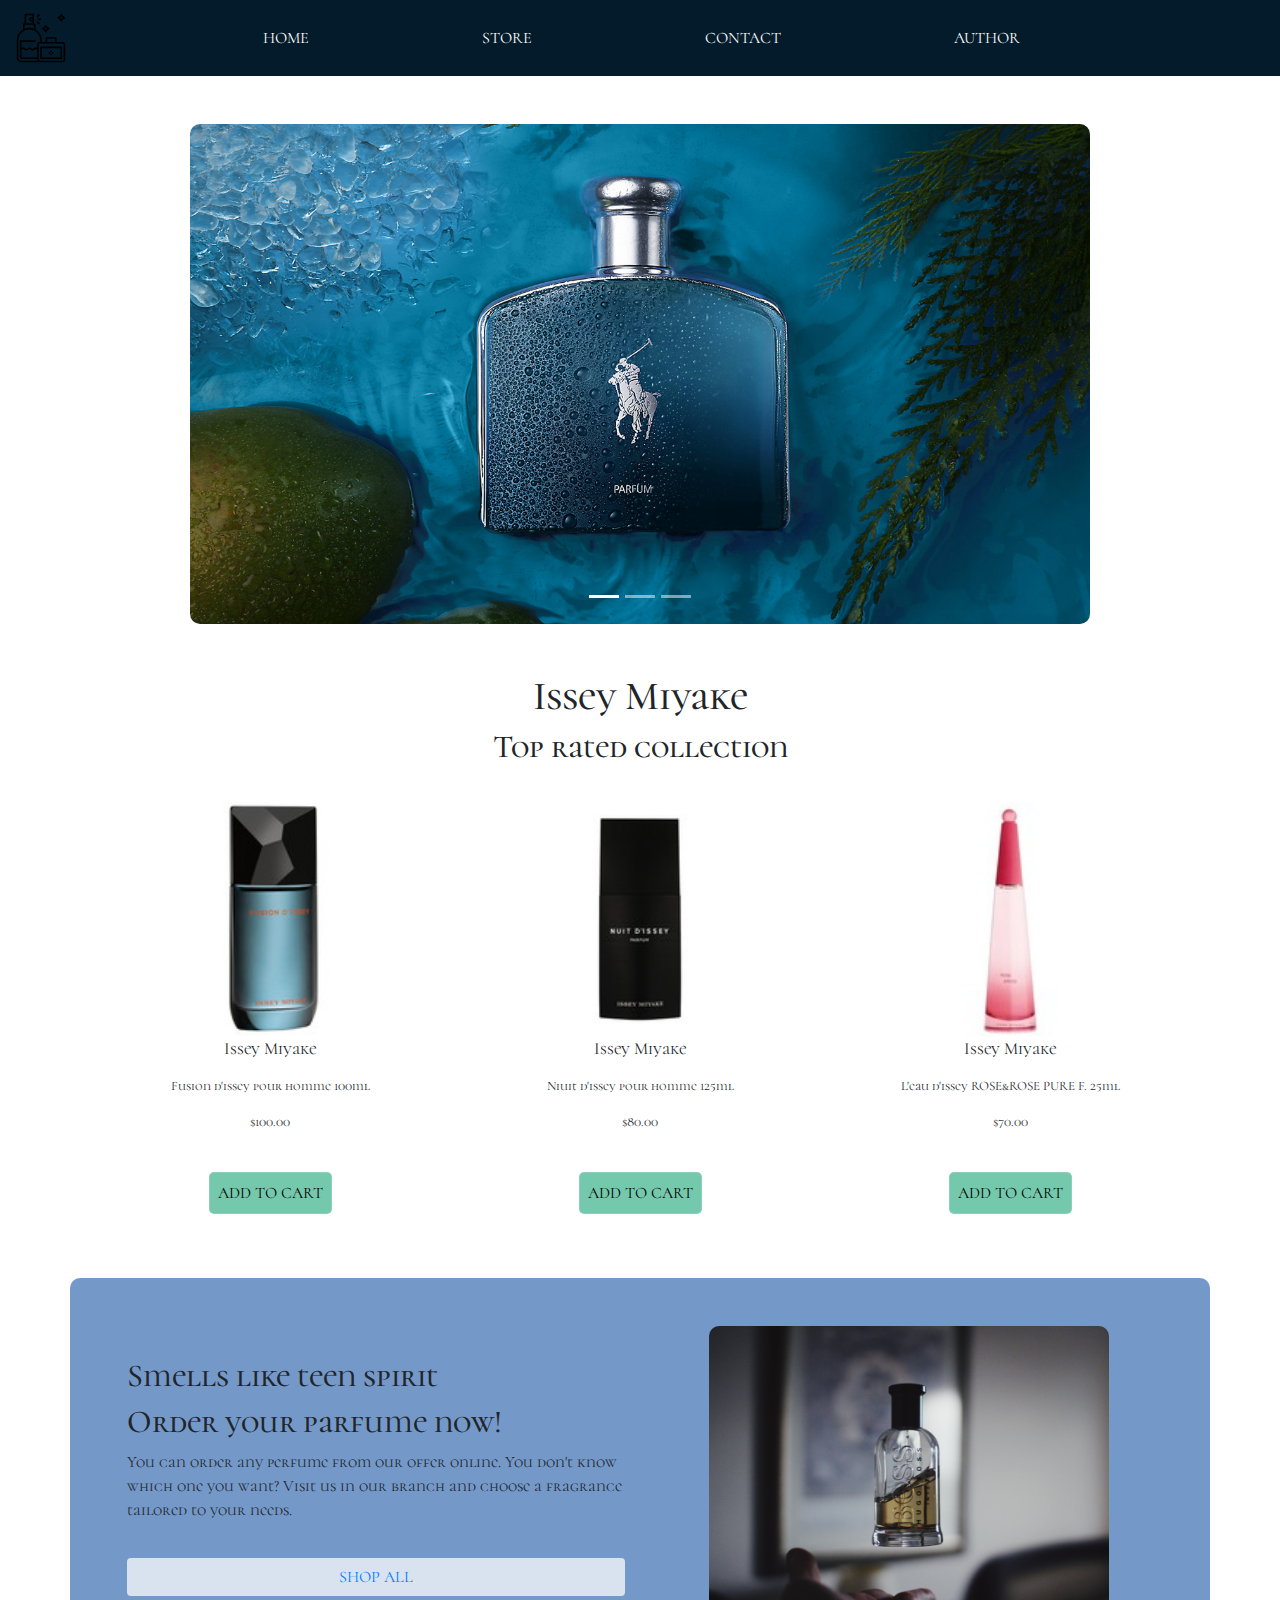
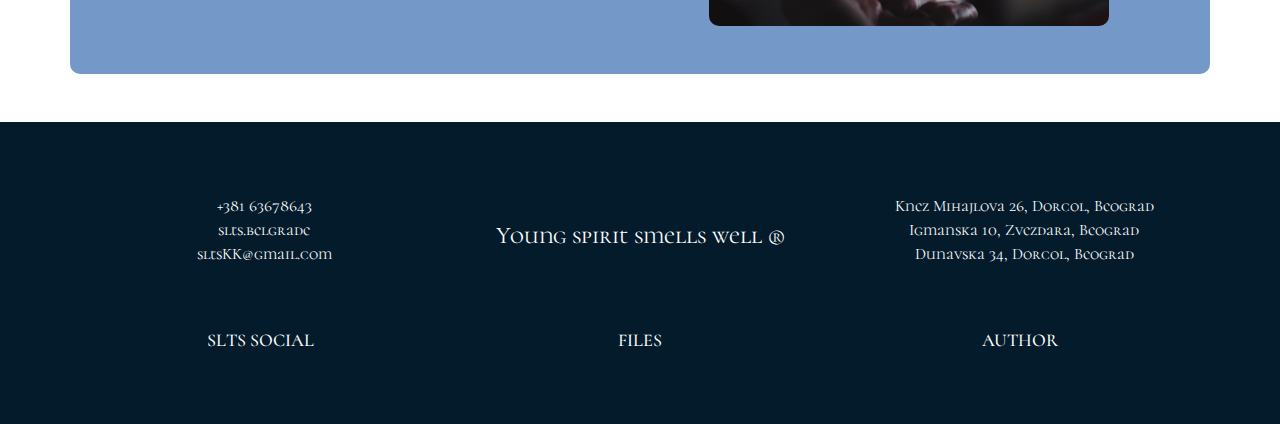
<file: SmellLikeTeenSpirit/index.html>
<!DOCTYPE html>
<html lang="en">
    <head>
        <meta charset="UTF-8">
        <meta name="viewport" content="width=device-width, initial-scale=1.0">
        <meta name="author" content="Nikola Dimitrijevic"/>
        <meta name="keywords" content="products, add to cart, perfumes, shop, perfumery, fragrance, original"/>
        <meta name="description" content="Hello! Want to smell like a teen spirit? Visit us and find the best perfumes, bath sets. We are here to make you happier!"/>
        <title>SLTS | Home</title>
        
        <link rel="stylesheet" href="https://use.fontawesome.com/releases/v5.8.2/css/all.css" integrity="sha384-oS3vJWv+0UjzBfQzYUhtDYW+Pj2yciDJxpsK1OYPAYjqT085Qq/1cq5FLXAZQ7Ay" crossorigin="anonymous"/>
        <link rel="icon" href="assets/images/logo.svg"/>        
    
        <!-- Bootstrap CSS -->
    
        <link rel="stylesheet" href="https://maxcdn.bootstrapcdn.com/bootstrap/4.0.0/css/bootstrap.min.css" integrity="sha384-Gn5384xqQ1aoWXA+058RXPxPg6fy4IWvTNh0E263XmFcJlSAwiGgFAW/dAiS6JXm" crossorigin="anonymous">
        <link rel="stylesheet" href="assets/css/style.css"/>
        <link rel="stylesheet" href="assets/css/media.css"/>
    </head>
    <body>
        <a href="javascript:" id="return-to-top"><i class="fas fa-chevron-up"></i></a>
        <!-- NAVIGACIJA -->

        <div id="navigation" class="navbar navbar-expand-sm navbar-dark d-flex justifycontent-md-between"></div>
        <!-- SLAJDER -->

        <div id="slider" class="container mh-75 mt-3 mt-md-5 p-0"></div>
        <!-- TOP RATED -->

        <div id="topRatedDiv" class="container mt-3 mt-md-5 text-center">
            <div class="">
                <h1>Issey Miyake</h1>
                <h2>Top rated collection</h2>       
                <div id="topRated" class="d-flex flex-column flex-sm-row justify-content-center"></div>
            </div>
        </div>
        <!-- SLTS shop -->

        <div id="spiritShop" class="container p-3 mt-3 p-md-5 mt-md-5 d-flex flex-column flexmd-row align-middle">
            <div class="row">
                <div class="container col-12 col-md-6 mt-2 mt-md-0 pl-4 d-flex flex-column  justify-content-center order-1 order-md-0">
                    <h1 class="h2">Smells like teen spirit</h1>
                    <h2>Order your parfume now!</h2>
                    <p class="spiritP">
                        You can order any perfume from our offer online. You don't know which one you want? Visit us in our branch and choose a fragrance tailored to your needs.
                    </p>
                    <a href="store.html" class="btn shop">shop all</a>
                </div>
           
                <div class="col-12 col-md-6 order-0 order-md-1 text-center">
                    <img class="w-100 w400" src="assets/images/order.jpg" alt="Ready parfume">
                </div>
            </div>
            
        </div>
        <!-- FOOTER -->

        <div id="footer" class="row mb-0 px-5 pb-3 mx-0 pt-4 mt-5 w-100 d-flex flex-column flex-sm-row"></div>
        <!-- SCRIPTS -->

            <script src="https://ajax.googleapis.com/ajax/libs/jquery/3.4.1/jquery.min.js"></script>
            <script src="https://cdnjs.cloudflare.com/ajax/libs/popper.js/1.12.9/umd/popper.min.js" integrity="sha384-ApNbgh9B+Y1QKtv3Rn7W3mgPxhU9K/ScQsAP7hUibX39j7fakFPskvXusvfa0b4Q" crossorigin="anonymous"></script>
            <script src="https://maxcdn.bootstrapcdn.com/bootstrap/4.0.0/js/bootstrap.min.js" integrity="sha384-JZR6Spejh4U02d8jOt6vLEHfe/JQGiRRSQQxSfFWpi1MquVdAyjUar5+76PVCmYl" crossorigin="anonymous"></script>
           
            <script src="assets/js/global.js"></script>
            <script src="assets/js/main.js"></script>
            <script src="assets/js/addToCart.js"></script>
    </body>
</html>
</file>
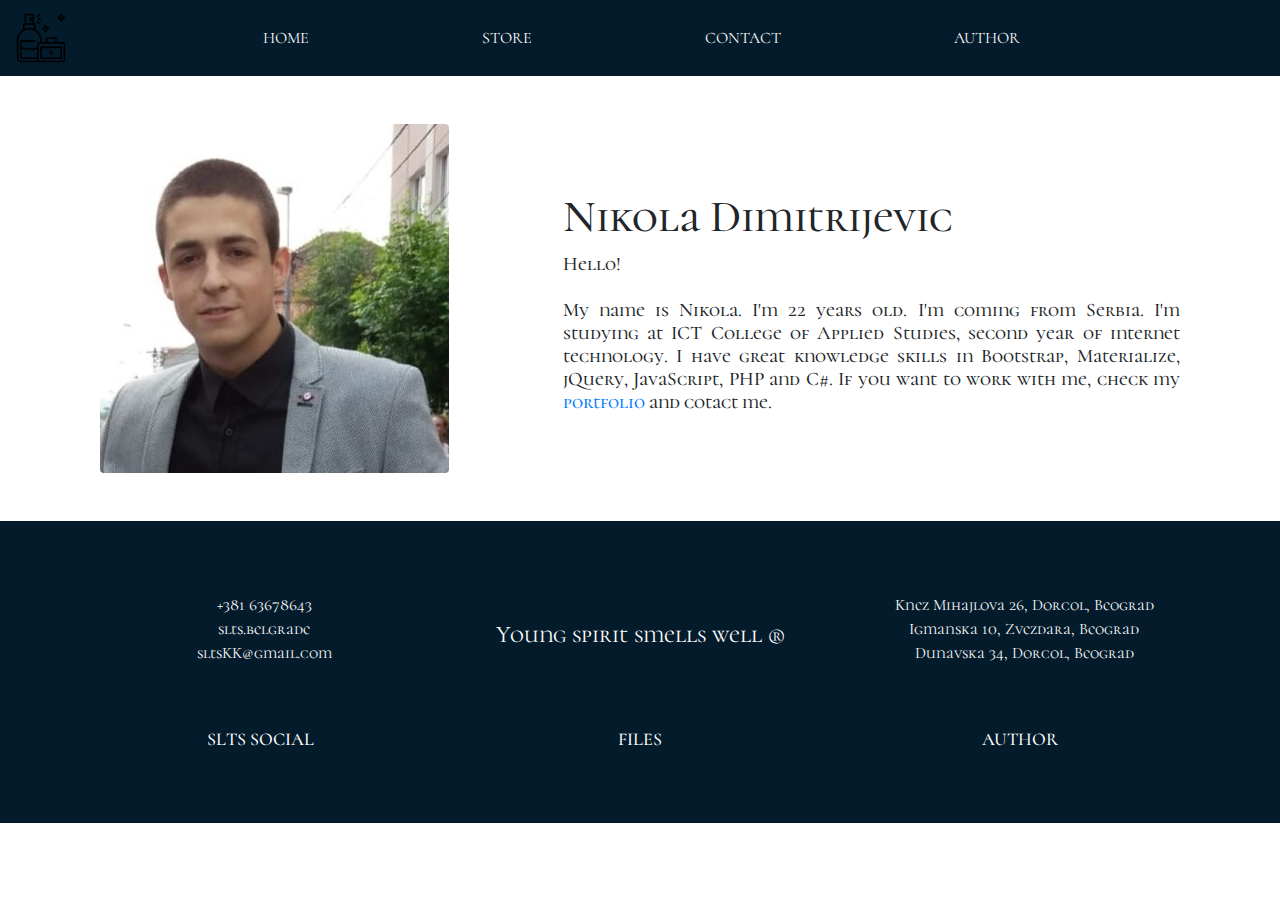
<file: SmellLikeTeenSpirit/author.html>
<!DOCTYPE html>
<html class="h-100" lang="en">
    <head>
        <meta charset="UTF-8">
        <meta name="viewport" content="width=device-width, initial-scale=1.0">
        <meta name="author" content="Nikola Dimitrijevic"/>
        <meta name="keywords" content="products, add to cart, perfumes, shop, perfumery, fragrance, original, author, Nikola, web developer"/>
        <meta name="description" content="The author of SMLTP. My name is Nikola. I'm 22 years old. I'm coming from Serbia. I'm studying at ICT College of Applied Studies, second year of internet technology. I have great knowledge skills in Bootstrap, Materialize, jQuery, JavaScript, PHP and C#. If you want to work with me, check my portfolio and contact."/>
        <title>SLTS | Author</title>
        
        <link rel="stylesheet" href="https://use.fontawesome.com/releases/v5.8.2/css/all.css" integrity="sha384-oS3vJWv+0UjzBfQzYUhtDYW+Pj2yciDJxpsK1OYPAYjqT085Qq/1cq5FLXAZQ7Ay" crossorigin="anonymous"/>
        <link rel="icon" href="assets/images/logo.svg"/>        
    
        <!-- Bootstrap CSS -->
    
        <link rel="stylesheet" href="https://maxcdn.bootstrapcdn.com/bootstrap/4.0.0/css/bootstrap.min.css" integrity="sha384-Gn5384xqQ1aoWXA+058RXPxPg6fy4IWvTNh0E263XmFcJlSAwiGgFAW/dAiS6JXm" crossorigin="anonymous">
        <link rel="stylesheet" href="assets/css/style.css"/>
        <link rel="stylesheet" href="assets/css/media.css"/>
    </head>
    <body class="h-100">
            
        <a href="javascript:" id="return-to-top"><i class="fas fa-chevron-up"></i></a>
        <!-- NAVIGACIJA -->
        
        <div id="navigation" class="navbar navbar-expand-sm navbar-dark d-flex justify-contentmd-between"></div>
        <!-- AUTHOR DIV -->
        
        <div id="author" class="container mt-5 d-flex flex-column flex-sm-row justifycontent-sm-around">
            <div class="col-12 col-sm-5 align-self-sm-center">
                <img class="rounded img-fluid" src="assets/images/profil1.jpg" alt="Author">
            </div>
            <div class="col-12 col-sm-7 align-self-sm-center">
                <h1 class=" align-self-left pt-3">Nikola Dimitrijevic</h2>
                <h2 class="text-justify">Hello! <br><br>My name is Nikola. I'm 22 years old. I'm coming from Serbia. I'm studying at ICT College of Applied Studies, second year of internet technology. I have great knowledge skills in Bootstrap, Materialize, jQuery, JavaScript, PHP and C#. If you want to work with me, check my <a href="https://nikoladimitrijevic15.github.io/Portfolio/index.html">portfolio</a> and cotact me.</h2>
            </div>
        </div>
        <!-- FOOTER -->

        <div id="footer" class="row mb-0 px-5 pb-3 mx-0 pt-4 mt-5 w-100 d-flex flex-column flex-sm-row"></div>

        <!-- SCRIPTS -->
        
        <script src="https://ajax.googleapis.com/ajax/libs/jquery/3.4.1/jquery.min.js"></script>
        <script src="https://cdnjs.cloudflare.com/ajax/libs/popper.js/1.12.9/umd/popper.min.js" integrity="sha384-ApNbgh9B+Y1QKtv3Rn7W3mgPxhU9K/ScQsAP7hUibX39j7fakFPskvXusvfa0b4Q" crossorigin="anonymous"></script>
        <script src="https://maxcdn.bootstrapcdn.com/bootstrap/4.0.0/js/bootstrap.min.js" integrity="sha384-JZR6Spejh4U02d8jOt6vLEHfe/JQGiRRSQQxSfFWpi1MquVdAyjUar5+76PVCmYl" crossorigin="anonymous"></script>

        <script src="assets/js/global.js"></script>
    </body>
</html>
</file>
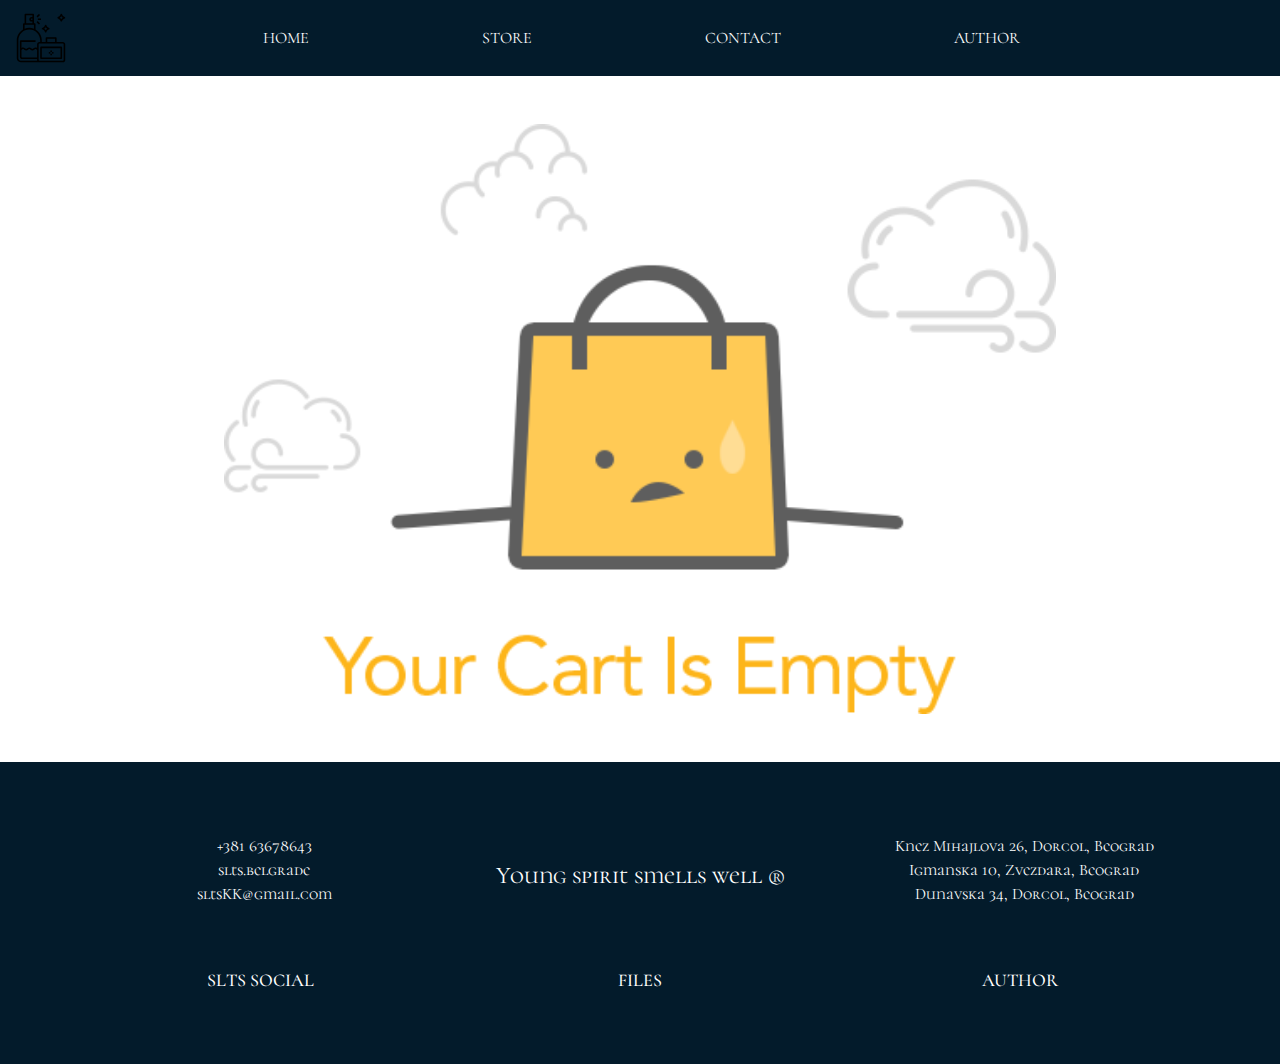
<file: SmellLikeTeenSpirit/cart.html>
<!DOCTYPE html>
<html lang="en">
   <head>
      <meta charset="UTF-8">
      <meta name="viewport" content="width=device-width, initial-scale=1.0">
      <meta name="author" content="Nikola Dimitrijevic"/>
      <meta name="keywords" content="products, add to cart, perfumes, shop, perfumery, fragrance, original"/>
      <meta name="description" content="Hello! Want to smell like a teen spirit? Visit us and find the best perfumes, bath sets. We are here to make you happier!"/>
      <title>SLTS | Cart</title>
      
      <link rel="stylesheet" href="https://use.fontawesome.com/releases/v5.8.2/css/all.css" integrity="sha384-oS3vJWv+0UjzBfQzYUhtDYW+Pj2yciDJxpsK1OYPAYjqT085Qq/1cq5FLXAZQ7Ay" crossorigin="anonymous"/>
      <link rel="icon" href="assets/images/logo.svg"/>        
  
      <!-- Bootstrap CSS -->
  
      <link rel="stylesheet" href="https://maxcdn.bootstrapcdn.com/bootstrap/4.0.0/css/bootstrap.min.css" integrity="sha384-Gn5384xqQ1aoWXA+058RXPxPg6fy4IWvTNh0E263XmFcJlSAwiGgFAW/dAiS6JXm" crossorigin="anonymous"/>
      <link rel="stylesheet" href="assets/css/style.css"/>
      <link rel="stylesheet" href="assets/css/media.css"/>
  </head>
   <body>
         <a href="javascript:" id="return-to-top"><i class="fas fa-chevron-up"></i></a>
         <!-- NAVIGACIJA -->

         <div id="navigation" class="navbar navbar-expand-sm navbar-dark d-flex justifycontent-md-between"></div>
         <!-- CART CONTENT -->
         
         <div class="container mt-5 " id="cartContent"></div>
         <!-- FOOTER -->

         <div id="footer" class="row mb-0 px-5 pb-3 mx-0 pt-4 mt-5 w-100 d-flex flex-column flex-sm-row"></div>
         <!-- SCRIPTS -->        
 
         <script src="https://ajax.googleapis.com/ajax/libs/jquery/3.4.1/jquery.min.js"></script>
         <script src="https://cdnjs.cloudflare.com/ajax/libs/popper.js/1.12.9/umd/popper.min.js" integrity="sha384-ApNbgh9B+Y1QKtv3Rn7W3mgPxhU9K/ScQsAP7hUibX39j7fakFPskvXusvfa0b4Q" crossorigin="anonymous"></script>
         <script src="https://maxcdn.bootstrapcdn.com/bootstrap/4.0.0/js/bootstrap.min.js" integrity="sha384-JZR6Spejh4U02d8jOt6vLEHfe/JQGiRRSQQxSfFWpi1MquVdAyjUar5+76PVCmYl" crossorigin="anonymous"></script>

         <script src="assets/js/global.js"></script>
         <script src="assets/js/addToCart.js"></script>
         <script src="assets/js/cart.js"></script>


 </body>
</html>
</file>
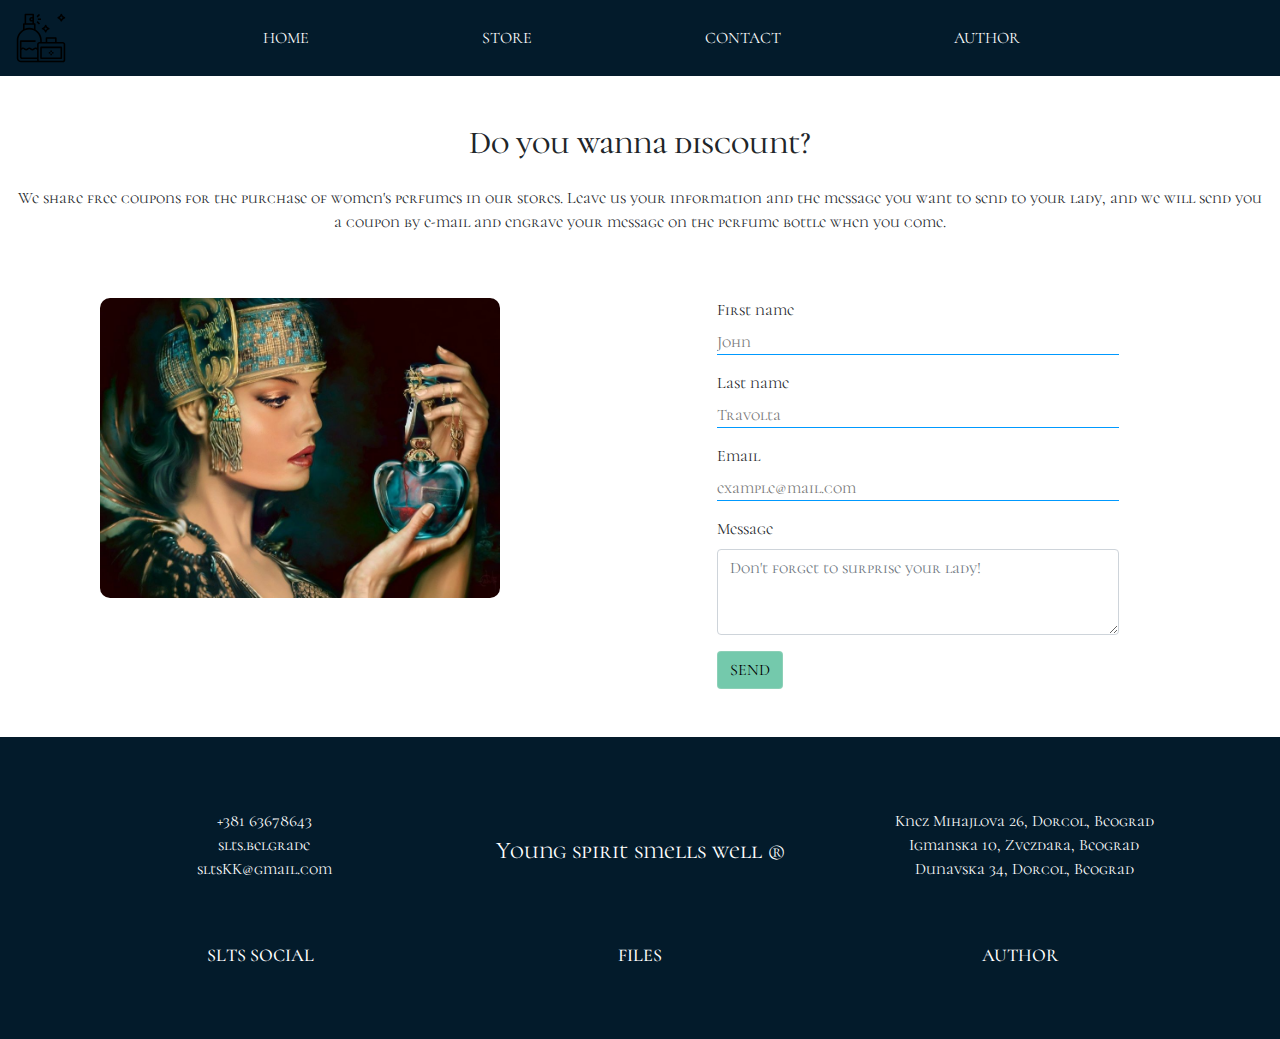
<file: SmellLikeTeenSpirit/contact.html>
<!DOCTYPE html>
<html lang="en">
    <head>
        <meta charset="utf-8">
        <meta name="viewport" content="width=device-width, initial-scale=1, shrink-to-fit=no">
        <link rel="stylesheet" href="https://use.fontawesome.com/releases/v5.8.2/css/all.css" integrity="sha384-oS3vJWv+0UjzBfQzYUhtDYW+Pj2yciDJxpsK1OYPAYjqT085Qq/1cq5FLXAZQ7Ay" crossorigin="anonymous">
        <!-- Bootstrap CSS -->
        <link rel="stylesheet" href="https://maxcdn.bootstrapcdn.com/bootstrap/4.0.0/css/bootstrap.min.css" integrity="sha384-Gn5384xqQ1aoWXA+058RXPxPg6fy4IWvTNh0E263XmFcJlSAwiGgFAW/dAiS6JXm" crossorigin="anonymous">
        <link rel="stylesheet" href="assets/css/style.css">
        <link rel="stylesheet" href="assets/css/media.css">
        <title>SLTS | Contact</title>
        <link rel="icon" href="assets/images/logo.svg"/>
        <meta name="keywords" content="products, add to cart, perfumes, shop, perfumery, fragrance, original"/>
        <meta name="description" content="Hello! Want to smell like a teen spirit? Visit us and find the best perfumes, bath sets. We are here to make you happier!"/>
    </head>
    <body>
        <a href="javascript:" id="return-to-top"><i class="fas fa-chevron-up"></i></a>
        
        <!-- NAVIGACIJA -->
        <div id="navigation" class="navbar navbar-expand-sm navbar-dark d-flex justify-content-md-between">
        </div>
        <div class="container-fluid mt-5">
            <div class="row mb-5 ">
                <div class="col-12">
                    <h2 class="text-center mb-4">Do you wanna discount?</h2>
                    <p class="text-center">We share free coupons for the purchase of women's perfumes in our stores. Leave us your information and the message you want to send to your lady, and we will send you a coupon by e-mail and engrave your message on the perfume bottle when you come.</p>
                </div>
            </div>
        </div>

        <div class="container mb-lg-5">
            <div class="row mx-auto mb-lg-5">
                <div class="col-sm-12 col-lg-6 d-none d-lg-block">
                    <img class="responsive-img w400" src="assets/images/contact.jpg" alt="formImage">
                </div>
                <div class="col-sm-12 col-lg-6 d-flex align-items-center justify-content-center">
                    <form method="POST" action="#" onSubmit="return formCheck()">
                        <div class="form-row">
                            <div class="col-md-12 mb-3">
                                <label for="firstName">First name</label></br>
                                <input type="text" class="formcontrol formStyle" id="firstName" name="firstName" placeholder="John" required>
                            </div>
                            <div class="col-md-12 mb-3">
                                <label for="lastName">Last name</label></br>
                                <input type="text" class="formcontrol formStyle" id="lastName" name="lastName" placeholder="Travolta" required>
                            </div>
                        </div>
                        <div class="form-row">
                            <div class="col-md-12 mb-3">
                                <label for="email">Email</label></br>
                                <input type="text" class="formcontrol formStyle" id="email" name="email" placeholder="example@mail.com" required>
                            </div>
                        </div>
                        <div class="form-row">  
                            <div class="col-12 mb-3">
                                <label for="textarea">Message</label>
                                <textarea class="form-control" id="textarea" placeholder="Don't forget to surprise your lady!" rows="3"></textarea>
                            </div>
                        </div>
                        <button class="btn B rounded" type="submit">SEND</button>
                    </form>
                </div>
            </div>
        </div>

    <div id="footer" class="row mb-0 px-5 pb-3 mx-0 pt-4 mt-5 w-100 d-flex flex-column flex-sm-row "></div>
    <!-- SCRIPTS -->

    <script src="https://ajax.googleapis.com/ajax/libs/jquery/3.4.1/jquery.min.js"></script>
    <script src="https://cdnjs.cloudflare.com/ajax/libs/popper.js/1.12.9/umd/popper.min.js" integrity="sha384-ApNbgh9B+Y1QKtv3Rn7W3mgPxhU9K/ScQsAP7hUibX39j7fakFPskvXusvfa0b4Q" crossorigin="anonymous"></script>
    <script src="https://maxcdn.bootstrapcdn.com/bootstrap/4.0.0/js/bootstrap.min.js" integrity="sha384-JZR6Spejh4U02d8jOt6vLEHfe/JQGiRRSQQxSfFWpi1MquVdAyjUar5+76PVCmYl" crossorigin="anonymous"></script>


    <script src="assets/js/global.js"></script>
    <script src="assets/js/contact.js"></script>
 </body>
</html>
</file>
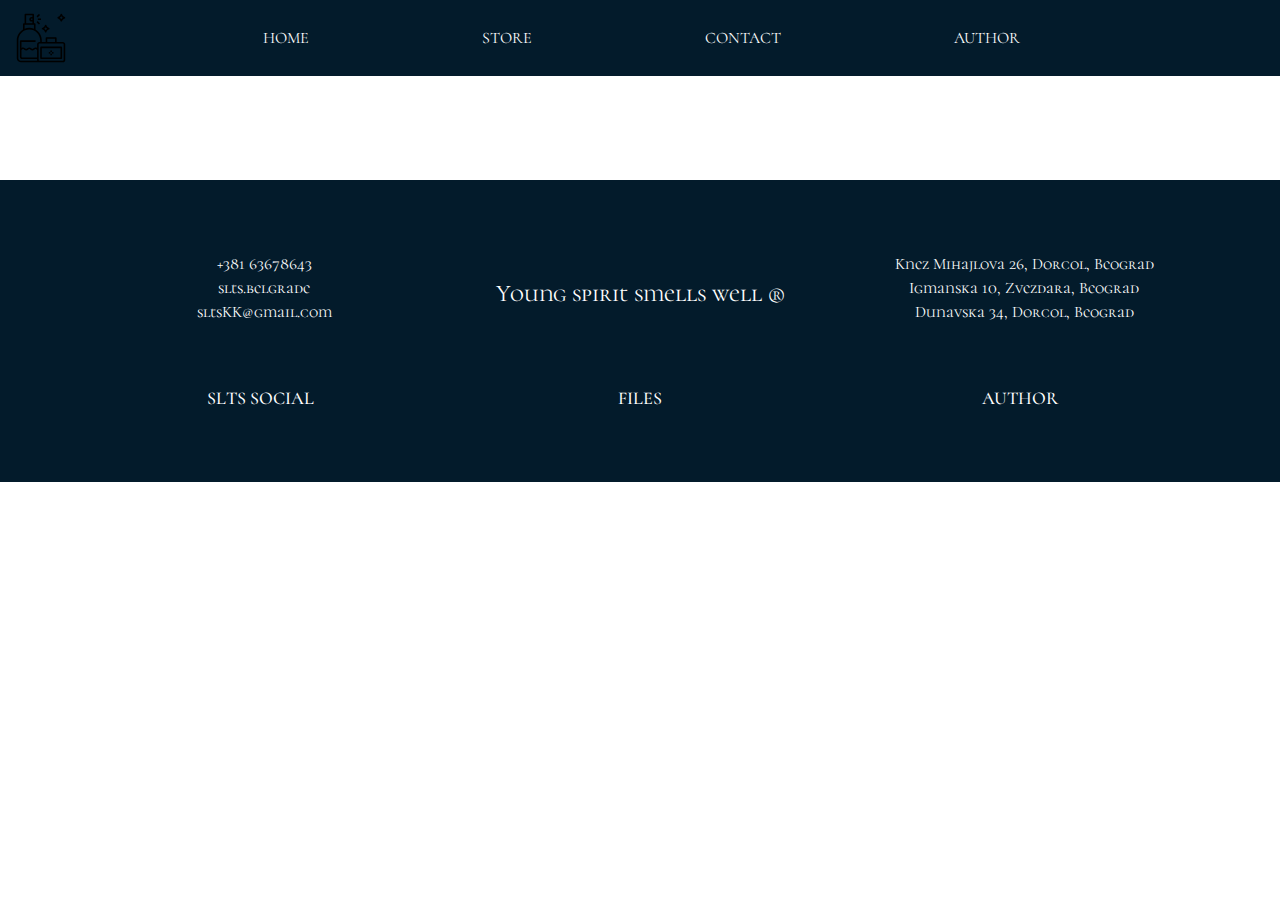
<file: SmellLikeTeenSpirit/product.html>
<!DOCTYPE html>
<html lang="en">
       <head>
            <meta charset="UTF-8">
            <meta name="viewport" content="width=device-width, initial-scale=1.0">
            <meta name="author" content="Nikola Dimitrijevic"/>
            <meta name="keywords" content="products, add to cart, perfumes, shop, perfumery, fragrance, original"/>
            <meta name="description" content="Hello! Want to smell like a teen spirit? Visit us and find the best perfumes, bath sets. We are here to make you happier!"/>
            <title>SLTS | Product</title>
              
            <link rel="stylesheet" href="https://use.fontawesome.com/releases/v5.8.2/css/all.css" integrity="sha384-oS3vJWv+0UjzBfQzYUhtDYW+Pj2yciDJxpsK1OYPAYjqT085Qq/1cq5FLXAZQ7Ay" crossorigin="anonymous"/>
            <link rel="icon" href="assets/images/logo.svg"/>        
            <!-- Bootstrap CSS -->
          
            <link rel="stylesheet" href="https://maxcdn.bootstrapcdn.com/bootstrap/4.0.0/css/bootstrap.min.css" integrity="sha384-Gn5384xqQ1aoWXA+058RXPxPg6fy4IWvTNh0E263XmFcJlSAwiGgFAW/dAiS6JXm" crossorigin="anonymous">
            <link rel="stylesheet" href="assets/css/style.css"/>
            <link rel="stylesheet" href="assets/css/media.css"/>
       </head>
       <body>
              <a href="javascript:" id="return-to-top"><i class="fas fa-chevron-up"></i></a>
              <!-- NAVIGACIJA -->
        
              <div id="navigation" class="navbar navbar-expand-sm navbar-dark d-flex justifycontent-md-between"></div>
              <!-- PRODUCT -->
        
              <div id="product" class="container-fluid d-flex flex-column flex-md-row mt-2 mt-md5 pt-md-5 mx-auto justify-content-center"></div>
               <!-- FOOTER -->

              <div id="footer" class="row mb-0 px-5 pb-3 mx-0 pt-4 mt-5 w-100 d-flex flex-column flex-sm-row"></div>
              <!--SCRIPTS-->

              <script src="https://ajax.googleapis.com/ajax/libs/jquery/3.4.1/jquery.min.js"></script>
              <script src="https://cdnjs.cloudflare.com/ajax/libs/popper.js/1.12.9/umd/popper.min.js" integrity="sha384-ApNbgh9B+Y1QKtv3Rn7W3mgPxhU9K/ScQsAP7hUibX39j7fakFPskvXusvfa0b4Q" crossorigin="anonymous"></script>
              <script src="https://maxcdn.bootstrapcdn.com/bootstrap/4.0.0/js/bootstrap.min.js" integrity="sha384-JZR6Spejh4U02d8jOt6vLEHfe/JQGiRRSQQxSfFWpi1MquVdAyjUar5+76PVCmYl" crossorigin="anonymous"></script>
    
              <script src="assets/js/global.js"></script>
              <script src="assets/js/product.js"></script>
              <script src="assets/js/addToCart.js"></script>
       </body>
</html>
</file>
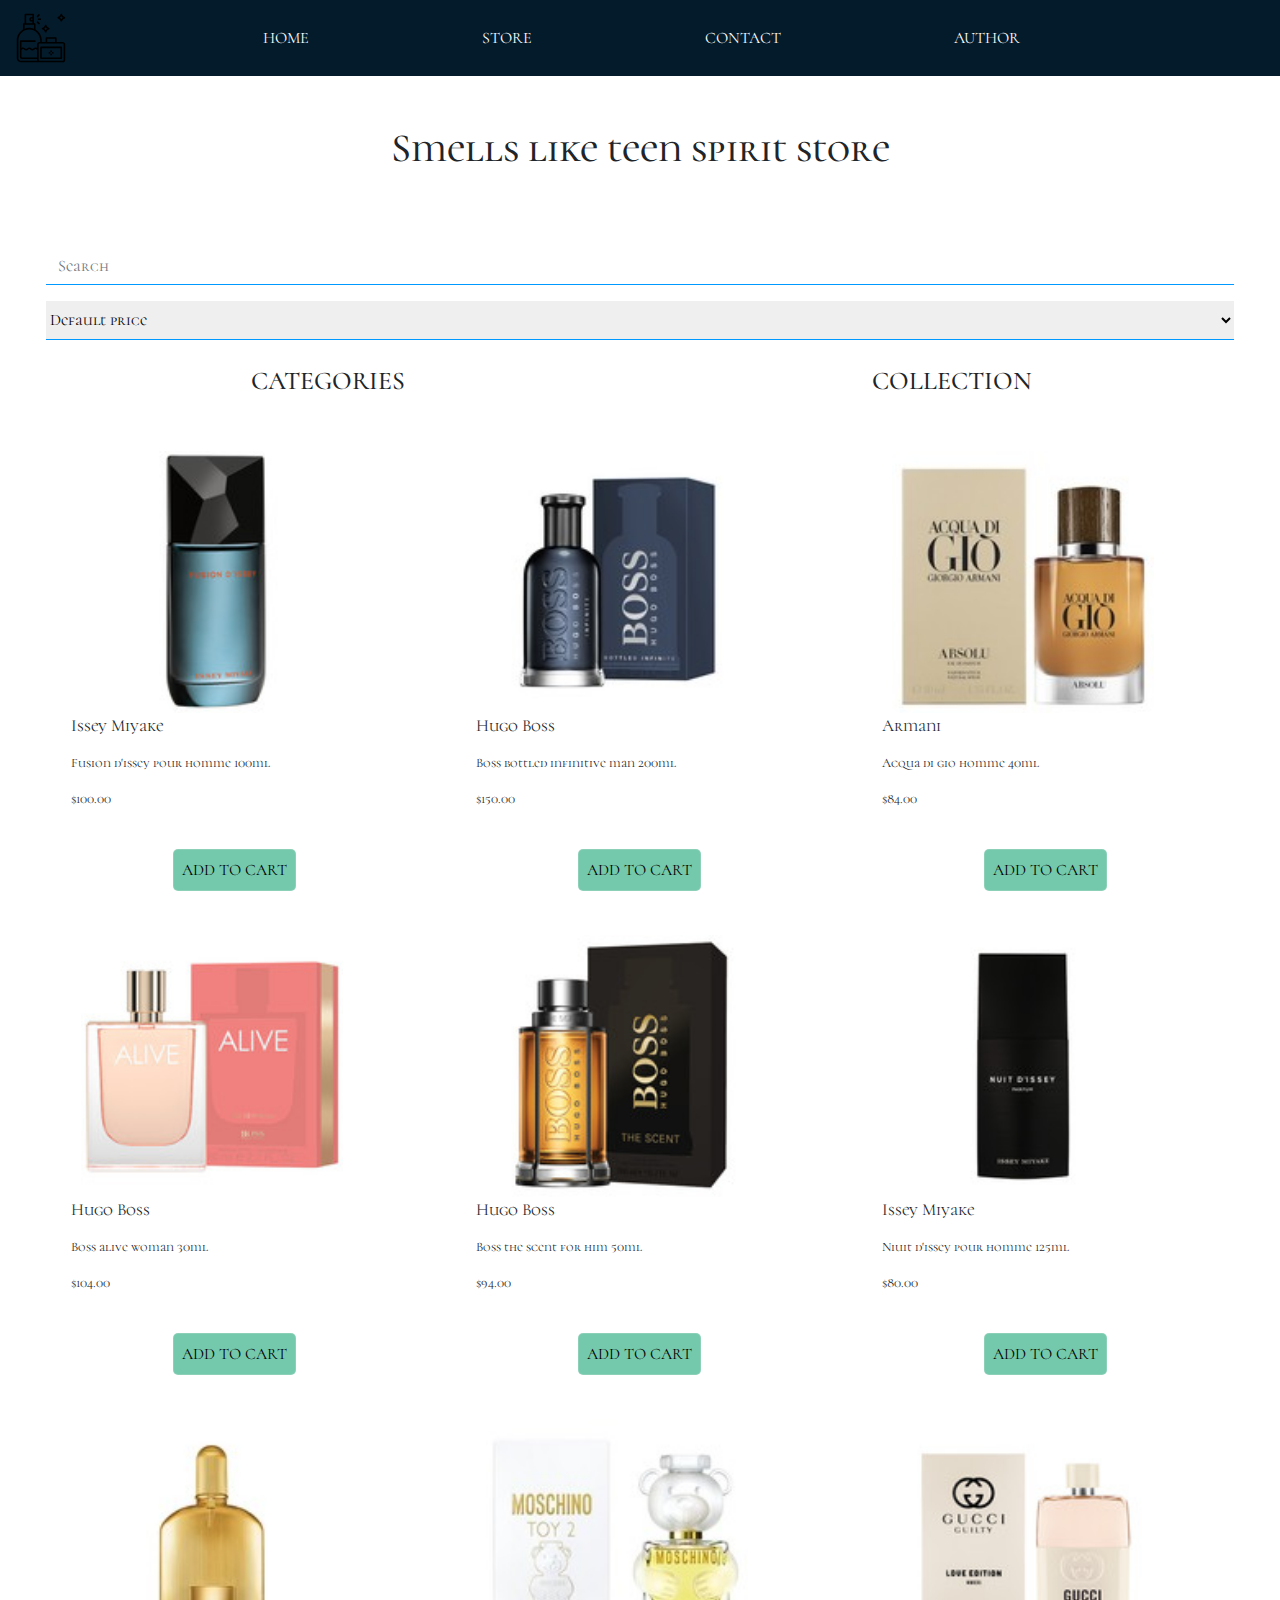
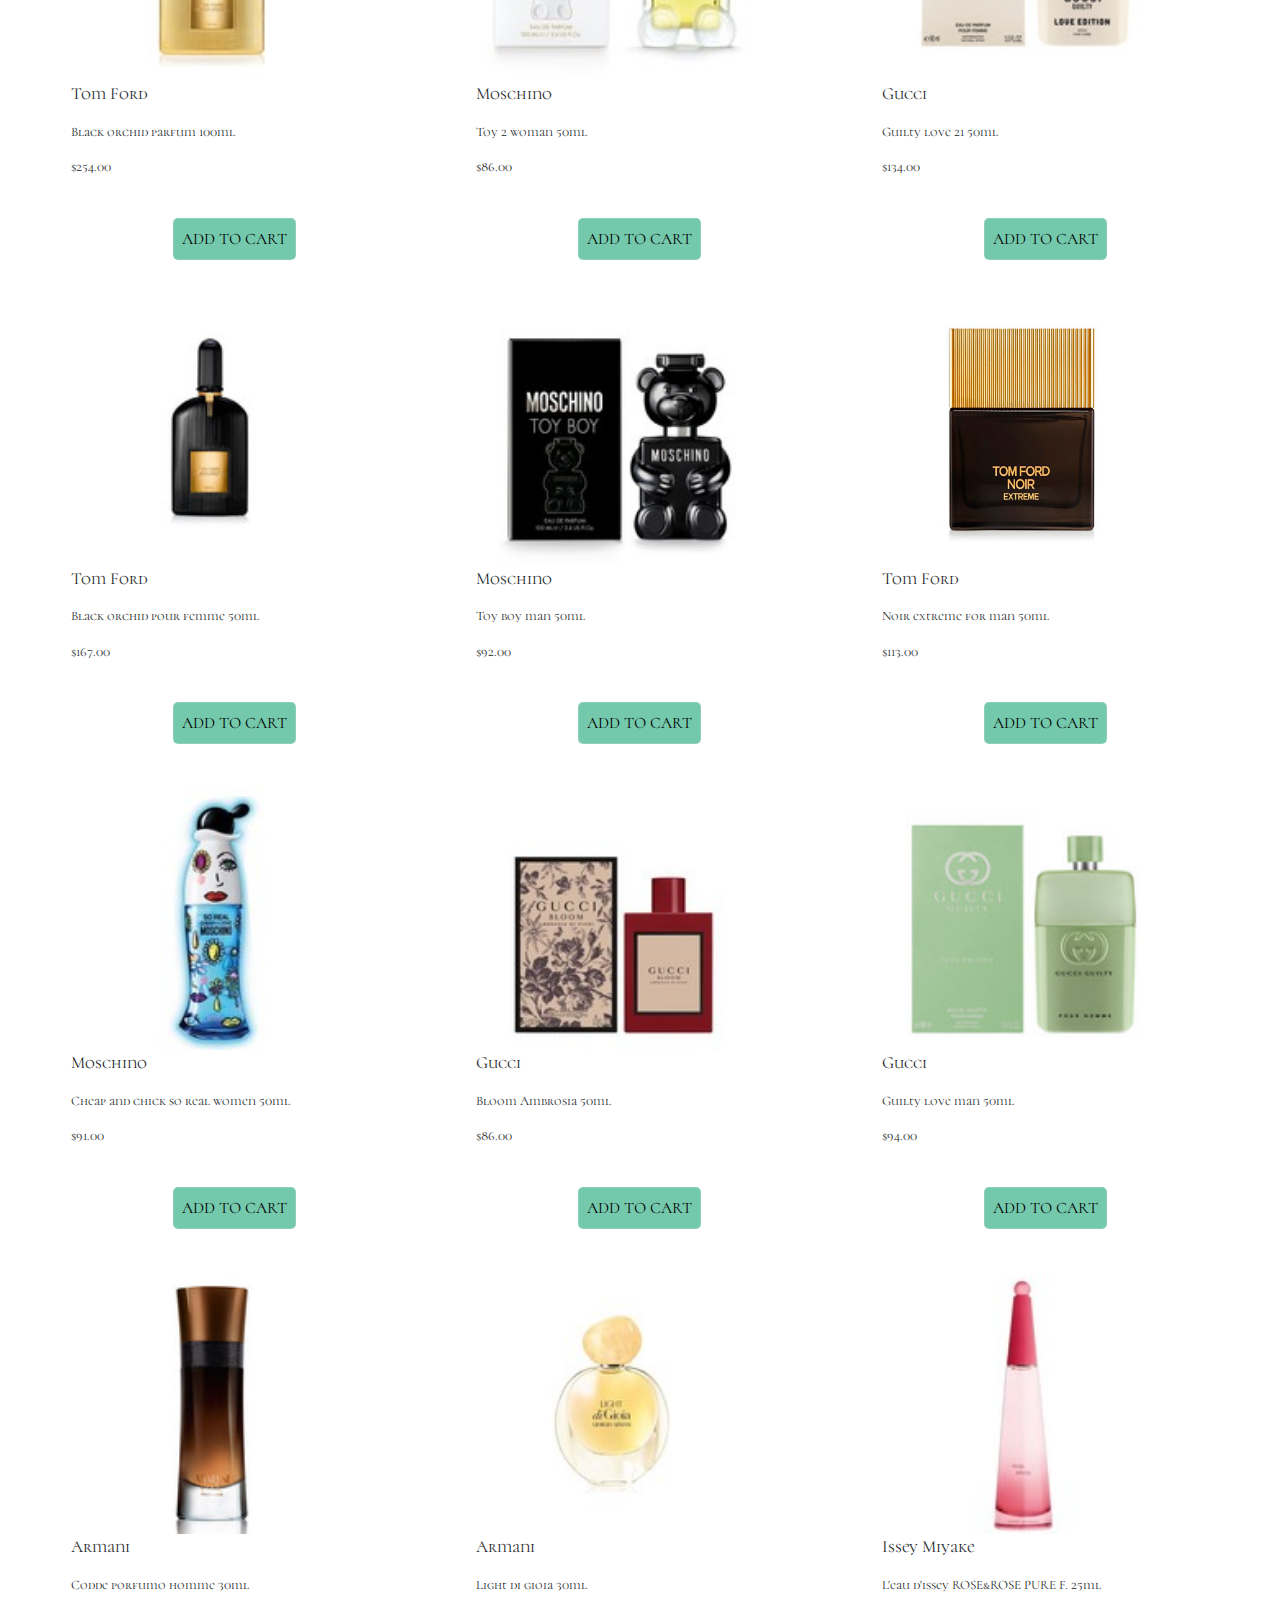
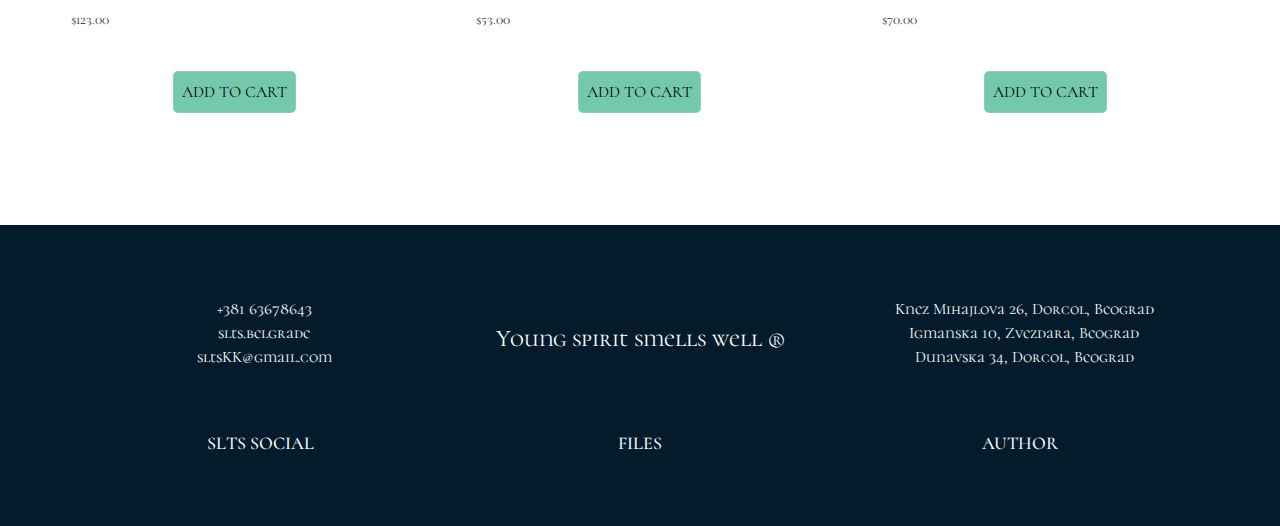
<file: SmellLikeTeenSpirit/store.html>
<!DOCTYPE html>
<html lang="en">
    <head>
        <meta charset="UTF-8">
        <meta name="viewport" content="width=device-width, initial-scale=1.0">
        <meta name="author" content="Nikola Dimitrijevic"/>
        <meta name="keywords" content="products, add to cart, perfumes, shop, perfumery, fragrance, original"/>
        <meta name="description" content="Hello! Want to smell like a teen spirit? Visit us and find the best perfumes, bath sets. We are here to make you happier!"/>
        <title>SLTS | Store</title>
        
        <link rel="stylesheet" href="https://use.fontawesome.com/releases/v5.8.2/css/all.css" integrity="sha384-oS3vJWv+0UjzBfQzYUhtDYW+Pj2yciDJxpsK1OYPAYjqT085Qq/1cq5FLXAZQ7Ay" crossorigin="anonymous"/>
        <link rel="icon" href="assets/images/logo.svg"/>        
    
        <!-- Bootstrap CSS -->
    
        <link rel="stylesheet" href="https://maxcdn.bootstrapcdn.com/bootstrap/4.0.0/css/bootstrap.min.css" integrity="sha384-Gn5384xqQ1aoWXA+058RXPxPg6fy4IWvTNh0E263XmFcJlSAwiGgFAW/dAiS6JXm" crossorigin="anonymous">
        <link rel="stylesheet" href="assets/css/style.css"/>
        <link rel="stylesheet" href="assets/css/media.css"/>
    </head>
    <body>
        
        <a href="javascript:" id="return-to-top"><i class="fas fa-chevron-up"></i></a>
        <!-- NAVIGACIJA -->
        
        <div id="navigation" class="navbar navbar-expand-sm navbar-dark d-flex justifycontent-md-between"></div>        
        <!-- FILTER NAV & PRODUCTS -->

        <div class="container-fluid px-0 px-md-3 container-lg mt-5">
            <div class="d-flex justify-content-center mb-2">
                <h1>Smells like teen spirit store</h1>
            </div>
            <div class="px-0 pt-md-3 pt-md-5 text-center d-flex justify-content-around">
                <div id="filterNav" class="shadow col-12 mt-1">
                    <div class="col col-md-12 pt-2">
                        <div>
                            <form>
                                <input type="text" placeholder="Search" class="searchStyle form-control" id="search"/>
                            </form>
                        </div>       
                        <div>
                            <select name="sort" id="sort" class="selectStyle border-bottom-only pb-2 pt-2 mt-3">
                                <option value="default" selected>Default price</option>
                                <option value="lth">Low to High</option>
                                <option value="htl">High to Low</option>
                            </select>
                        </div>
                    </div>
                    <div class="row">
                        <div class="col-md-6 text-center">
                            <h3 id="cate" class="mt-1 mt-md-4 gradient mb-3 ">Categories</h3>
                            <div class="A" id="categories"></div>
                        </div>
                        <div class="col-md-6 text-center">
                            <h3 id="coll" class="mt-1 mt-md-4 gradient mb-3 ">Collection</h3>
                            <div class="A" id="collections"></div>
                        </div>
                    </div>                    
                </div>
            </div>            
            <div class="col-12">
                <div id="products" class="py-1 pb-md-5 row mt-3 mt-md-1 px-3"></div>
            </div>
        </div>
        <!-- FOOTER -->      
       
        <div id="footer" class="row mb-0 px-5 pb-3 mx-0 pt-4 mt-5 w-100 d-flex flex-column flex-sm-row"> </div>
       
        <!-- SCRIPTS -->

        <script src="https://ajax.googleapis.com/ajax/libs/jquery/3.4.1/jquery.min.js"></script>
        <script src="https://cdnjs.cloudflare.com/ajax/libs/popper.js/1.12.9/umd/popper.min.js" integrity="sha384-ApNbgh9B+Y1QKtv3Rn7W3mgPxhU9K/ScQsAP7hUibX39j7fakFPskvXusvfa0b4Q" crossorigin="anonymous"></script>
        <script src="https://maxcdn.bootstrapcdn.com/bootstrap/4.0.0/js/bootstrap.min.js" integrity="sha384-JZR6Spejh4U02d8jOt6vLEHfe/JQGiRRSQQxSfFWpi1MquVdAyjUar5+76PVCmYl" crossorigin="anonymous"></script>
        <script src="assets/js/addToCart.js"></script>
        <script src="assets/js/cart.js"></script>

        <script src="assets/js/store.js"></script>

        <script src="assets/js/global.js"></script>
    </body>
</html>
</file>
<file: SmellLikeTeenSpirit/assets/css/style.css>
@import url('https://fonts.googleapis.com/css2?family=Cormorant+Unicase:wght@600&display=swap');
* {
    font-family: 'Cormorant Unicase', serif;
    margin: 0px;
    padding: 0px;
    box-sizing: border-box;
}
img {
    border-radius: 10px;
}
#logo {
    height: 50px;
    border-radius: 0px;
}
#navigation, #footer {
    background-color:  rgb(3, 27, 43);
}
#navigation a, #footer a {
    color: white;
    font-family: 'Cormorant Unicase', serif;
    text-transform: uppercase;
}
#navigation a:hover, #footer a:hover {
    color: rgb(0, 0, 0);
    -webkit-transition: all 1s ease;
    -moz-transition: all 1s ease;
    -o-transition: all 1s ease;
    -ms-transition: all 1s ease;
    transition: all 1s ease;
}
#return-to-top {
    z-index: 3;
    position: fixed;
    bottom: 50px;
    right: 50px;
    background: #000;
    background: rgba(25, 205, 255, 0.7);
    width: 50px;
    height: 50px;
    display: block;
    text-decoration: none;
    -webkit-border-radius: 35px;
    -moz-border-radius: 35px;
    border-radius: 35px;
    display: none;
    -webkit-transition: all 0.3s linear;
    -moz-transition: all 0.3s ease;
    -ms-transition: all 0.3s ease;
    -o-transition: all 0.3s ease;
    transition: all 0.3s ease;
}
#return-to-top:hover {
    background: rgb(3, 27, 43);
}
#return-to-top i {
    color: #fff;
    margin: 0;
    position: relative;
    left: 16px;
    top: 13px;
    font-size: 19px;
    -webkit-transition: all 0.3s ease;
    -moz-transition: all 0.3s ease;
    -ms-transition: all 0.3s ease;
    -o-transition: all 0.3s ease;
    transition: all 0.3s ease;
}
#return-to-top i:hover {
    color: #fff;
    top: 5px;
}
.w-40 {
    width: 40%;
}
.w-10 {
    width: 10%;
}
.h-500{
    max-height: 500px;
    max-width: 900px;
    margin: 0px auto;
}
.bckColor{
    background-color: #062f47;
}
.w400{
    max-width: 400px;
}
.w-100px {
    max-width: 200px;
}
.productL {
    transition: all 0.2s ease-in-out;
}
.productL img {
    width: 80%;
    cursor: pointer;
}
.productL p {
    font-size: small;
}
.productL p:first-child {
    font-size: 17px;
}
.productL a {
    width: 50%;
    padding: 10px !important;
    margin: 25px;
}
.productL:hover {
    transform: scale(1.05);
}
#filterNav {
    position: -webkit-sticky !important;
}
select {
    width: 100%;
}
.color {
    background-color: rgba(240, 140, 205, .47);
}
#collections, #categories{
    display: none;
}
#collections ul, #categories ul {
    list-style-type: none;
    justify-content: center;
}
#collections ul li, #categories ul li {
    text-align: center;
}
#filterNav {
    z-index: 1;
    background-color: white;
}
#filterNav h3 {
    text-transform: uppercase;
    cursor: pointer;
    font-size: 2vw;
    width: 100%;
    margin-top: 5%;
    padding: 2px;
}
#filterNav ul > li > a {
    color: #140c0c;
    text-decoration: none;
    font-size: medium;
}
#filterNav ul > li > a:hover {
    color: #003847;
}
#author h1 {
    font-size: 3.5vw;
}
#author h2 {
    font-size: 1.5vw;
}
.tdImage {
    width: 100px;
}
#product h1 {
    font-size: 3.5vw;
}
#product h2 {
    font-size: 2vw;
}
#product p, #product li {
    font-size: small;
}
#product li {
    list-style-type: none;
}
#spiritShop {
    background-color: #4072b4b9;
    border-radius: 10px;
}
#today {
    border-radius: 10px;
    border-width: 3px;
    border-style: solid;
    border-image: linear-gradient(to bottom, rgba(240, 140, 205, .47), #9be6f4) 1 70%;
}
#tomorrow {
    border-radius: 10px;
    border-width: 3px;
    border-style: solid;
    border-image: linear-gradient(to bottom, #9be6f4, rgba(240, 140, 205, .47) 33) 1 70%;
}
.myButton {
    text-transform: uppercase;
    background-color: #9be6f4;
    border-radius: 10px;
    border: 1px solid rgba(240, 140, 205, .47);
    box-shadow: rgba(240, 140, 205, .47);
    display: inline-block;
    cursor: pointer;
    color: black;
    padding: 19px 33px;
    text-decoration: none;
    text-shadow: 0px 1px 0px #00000f;
}
.myButton:hover {
    background-color: rgba(240, 140, 205, .47);
    border: 1px solid #9be6f4;
}
.myButtonInvert {
    background-color: rgba(240, 140, 205, .8);
}
.myButtonInvert:hover {
    background-color: #f08ccd;
    border: 1px solid rgba(240, 140, 205, .8);
}
.A {
    border-bottom: 2px solid rgba(0, 5, 54, 0.47);   
}
.A li{
    font-weight: 500;
}
.B {
    text-transform: uppercase;
    cursor: pointer;
    border-radius: 5px;
    border: 1px solid #96d3bbb9;
    background-color: #40b48db9;
}
.B:hover {
    -webkit-box-shadow: 1px 1px 13px 4px rgba(22, 92, 43, 0.75) !important; 
    box-shadow: 1px 1px 13px 4px rgba(16, 148, 82, 0.75) !important;
    transition: 0.5s;
    color: white;
}
.searchStyle{
    border-bottom: 1px solid rgb(0, 153, 255);
    border-top: 0px;
    border-left: 0px;
    border-right: 0px;
    width: 100%;
    border-radius: 0;
}
.searchStyle:hover{
    transition: 0.5s;
    background-color:  rgba(214, 214, 214, 0.877);
}
.selectStyle{
    border-bottom: 1px solid rgb(0, 153, 255);
}
.selectStyle:hover{
    transition: 0.5s;
    background-color:  rgba(214, 214, 214, 0.877);
}
.shop{
    margin-top: 20px;
    text-transform: uppercase;
    cursor: pointer;
    background-color: #ffffffb9;
}
.shop:hover{
    -webkit-box-shadow: 1px 1px 13px 4px rgba(32, 124, 209, 0.664) !important; 
    box-shadow: 1px 1px 13px 4px rgba(24, 151, 255, 0.541) !important;
    transition: 0.7s;
    background-color: rgb(3, 27, 43);;
    color: white;
}
.formStyle{
    border: none;
    border-bottom: 1px solid rgb(0, 153, 255);
    width: 100%;
}
.is-valid{
    border-width: 2px;
    border-color: green;
}
.is-invalid{
    border-width: 2px;
    border-color: red;
}
.invalid-feedback{
    display: block;
    width: 100%;
}
#social, #documents, #authorF {
    margin: 0 auto;
}
#social ul, #documents ul, #authorF ul {
    list-style-type: none;
    display: flex;
    justify-content: space-around;
}
#social ul li, #documents ul li, #authorF ul li {
    text-align: center;
}
#social a, #documents a, #authorF a, #social h5, #documents h5, #authorF h5 {
    color: white;
    text-decoration: none;
    font-size: medium;
}
#social a:hover, #documents a:hover, #authorF a:hover {
    color: black;
}
#social h5, #documents h5, #authorF h5 {
    font-size: large;
    text-transform: uppercase;
    text-align: center;
}
#social i, #documents i, #authorF i {
    width: 20px;
    text-align: center;
}
.pozicija{
    position: fixed;
}
.fa-heart {
    color: rgba(255, 11, 11, 0.685);
}
#social {
    width: 150px;
}
#cartContent a {
    text-decoration: none;
    color: black;
}
#cartContent a:hover {
    text-shadow: 0.1px 0.1px black;
}
#cartContent h2 {
    font-size: 1.5rem;
    font-weight: bold;
}
#cartContent p {
    font-size: medium;
    line-height: 1.5;
}
#cartContent i {
    cursor: pointer;
}
.border-bottom-only {
    border-top: none;
    border-left: none;
    border-right: none;
}
.caption{
    font-size: 1.5rem;
}
</file>
<file: SmellLikeTeenSpirit/assets/css/media.css>
@media screen and (min-width: 634px) {
    #banner img {
        position: absolute;
   }
}
@media screen and (max-width: 634px) {
    #filterNav input, #filterNav select {
        font-size: medium;
   }
   #filterNav h3{
       font-size: large;
       padding-top: 10px;
   }
    .btnsml {
        font-size: small !important;
   }
    #return-to-top {
        right: 10px;
   }
    #topRated p {
        font-size: medium !important;
   }
}
@media screen and (min-width: 1600px) {
    #author {
        height: 75%;
   }
    #author h1 {
        font-size: 3vw !important;
   }
    #author h2 {
        font-size: 1.1vw !important;
   }
    #product h1 {
        font-size: 3vw;
   }
    #product h2 {
        font-size: 2vw;
   }
    #product p, #product li {
        font-size: medium;
   }
}
@media screen and (max-width: 576px) {
    h1 {
        font-size: 6vw !important;
   }
    h2 {
        font-size: 4vw !important;
   }
    #carouselSlide .carousel-caption p {
        display: none !important;
   }
    .btnsml {
        font-size: x-small !important;
   }
}
@media screen and (max-width: 1250px) and (min-width: 767px) {
    #product h1 {
        font-size: 3vw;
   }
    #product h2 {
        font-size: 2vw;
   }
    #product p, #product li {
        font-size: small;
   }
}
@media screen and (max-width: 846px) {
    .spiritP {
        font-size: small !important;
   }
}
</file>
